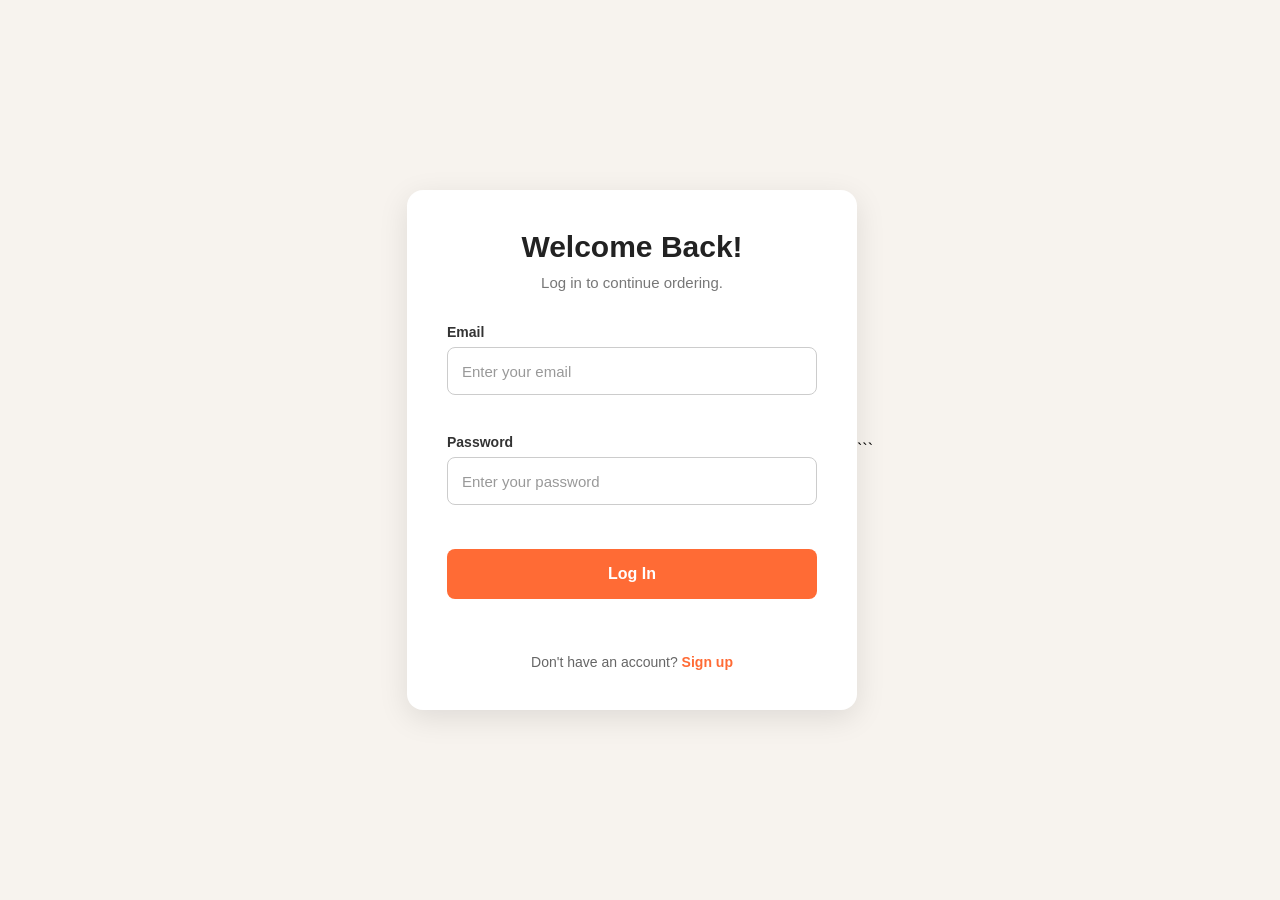
<file: checkout.html>
<!DOCTYPE html>
<html lang="en">

<head>
    <meta charset="UTF-8">
    <meta name="viewport" content="width=device-width, initial-scale=1.0">

    <title>Checkout | Update Specials</title>

    <link rel="stylesheet" href="checkout.css">
</head>

<body>

<header>

    <a href="index.html" class="logo">
        Update <span>Specials</span>
    </a>

    <button
        type="button"
        class="menu-toggle"
        id="menuToggle">
        ☰
    </button>

    <nav id="mainNav">

        <ul>

            <li>
                <a href="index.html">Home</a>
            </li>

            <li>
                <a href="menu.html">Menu</a>
            </li>

            <li>
                <a href="order.html">
                    Order
                    <span class="cart-badge" id="cartCount">0</span>
                </a>
            </li>

            <li>
                <a href="checkout.html">Checkout</a>
            </li>

            <li>
                <a href="contact.html">Contact</a>
            </li>

        </ul>

    </nav>

</header>


<main>

    <section class="checkout-header">

        <div class="section-tag">
            FINAL STEP
        </div>

        <h1>Checkout</h1>

        <p>
            Complete your details and send your order to us on WhatsApp.
        </p>

    </section>


    <section class="checkout-container">


        <!-- ==============================
             CHECKOUT FORM
        =============================== -->

        <div class="checkout-form">


            <!-- CUSTOMER INFORMATION -->

            <div class="form-section">

                <h2>👤 Customer Information</h2>

                <div class="form-row">


                    <div class="form-group">

                        <label for="fullName">
                            Full Name
                        </label>

                        <input
                            type="text"
                            id="fullName"
                            placeholder="Enter your full name"
                        >

                        <small
                            class="error"
                            id="nameError">
                        </small>

                    </div>


                    <div class="form-group">

                        <label for="email">
                            Email
                        </label>

                        <input
                            type="email"
                            id="email"
                            placeholder="Enter your email"
                        >

                        <small
                            class="error"
                            id="emailError">
                        </small>

                    </div>

                </div>

            </div>


            <!-- DELIVERY INFORMATION -->

            <div class="form-section">

                <h2>📍 Delivery Information</h2>


                <div class="form-group">

                    <label for="address">
                        Delivery Address
                    </label>

                    <input
                        type="text"
                        id="address"
                        placeholder="Enter your delivery address"
                    >

                    <small
                        class="error"
                        id="addressError">
                    </small>

                </div>


                <div class="form-row">


                    <div class="form-group">

                        <label for="city">
                            City
                        </label>

                        <input
                            type="text"
                            id="city"
                            placeholder="Enter your city"
                        >

                        <small
                            class="error"
                            id="cityError">
                        </small>

                    </div>


                    <div class="form-group">

                        <label for="phone">
                            Phone Number
                        </label>

                        <input
                            type="tel"
                            id="phone"
                            placeholder="Enter your phone number"
                        >

                        <small
                            class="error"
                            id="phoneError">
                        </small>

                    </div>

                </div>

            </div>


            <!-- ORDER METHOD -->

            <div class="form-section">

                <h2>💬 Order Method</h2>

                <div class="whatsapp-info">

                    <span class="whatsapp-icon">
                        💬
                    </span>

                    <div>

                        <strong>
                            Order through WhatsApp
                        </strong>

                        <p>
                            Your order details will be prepared
                            automatically and sent to the
                            restaurant's WhatsApp chat.
                        </p>

                    </div>

                </div>

            </div>


            <!-- WHATSAPP LINK -->

            <a
                href="#"
                class="place-order-btn"
                id="placeOrder">

                💬 Order via WhatsApp

            </a>


            <p
                class="checkout-message"
                id="checkoutMessage">
            </p>

        </div>


        <!-- ==============================
             ORDER SUMMARY
        =============================== -->

        <aside class="checkout-summary">

            <h2>
                Your Order 🛒
            </h2>


            <div
                id="checkoutItems"
                class="checkout-items">
            </div>


            <div class="summary-line">

                <span>
                    Subtotal
                </span>

                <span id="subtotal">
                    ₦0
                </span>

            </div>


            <div class="summary-line">

                <span>
                    Delivery
                </span>

                <span id="delivery">
                    ₦500
                </span>

            </div>


            <div class="summary-total">

                <span>
                    Total
                </span>

                <span id="total">
                    ₦500
                </span>

            </div>

        </aside>

    </section>

</main>


<script src="checkout.js"></script>

</body>
</html>
</file>
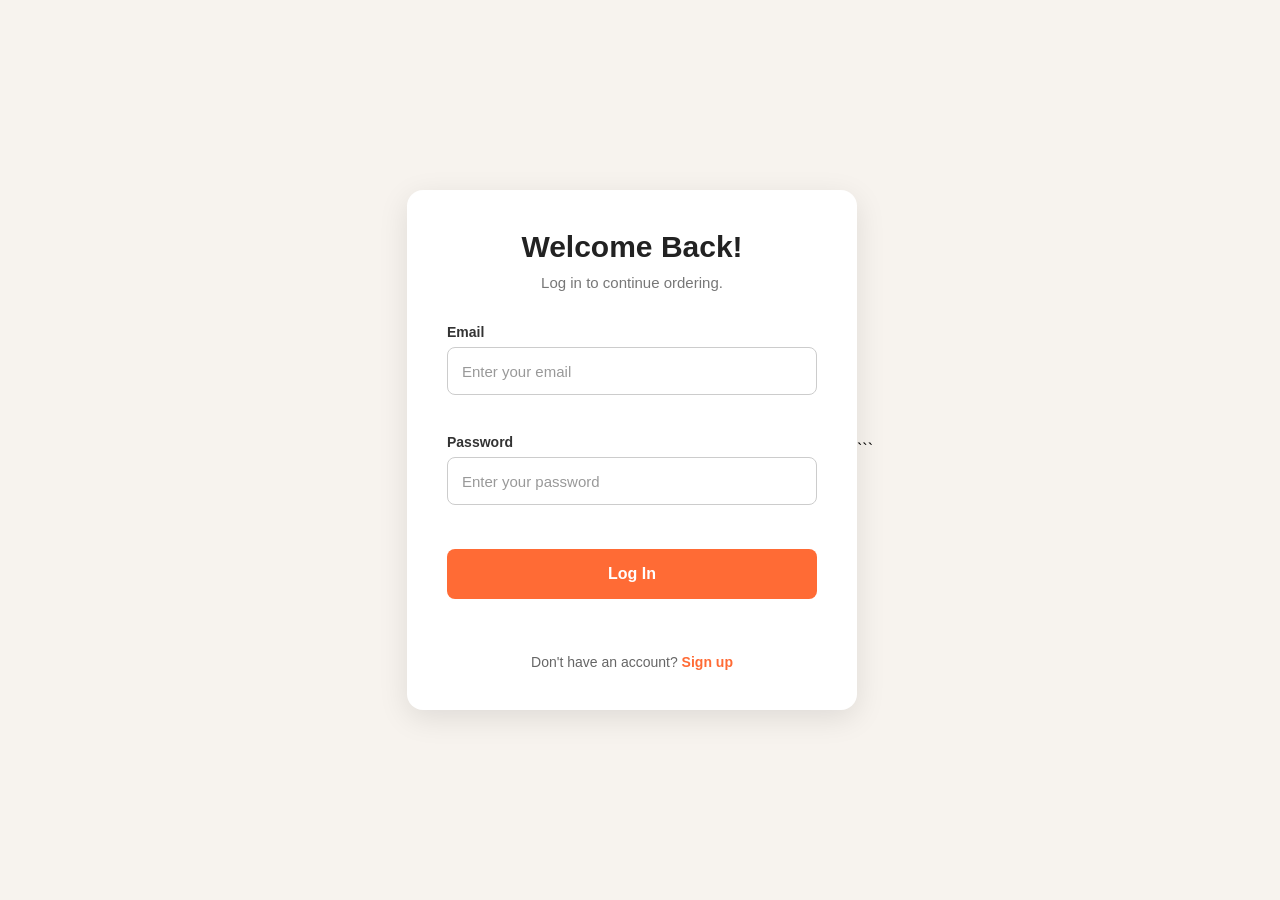
<file: login.html>
<!DOCTYPE html>
<html lang="en">
<head>
    <meta charset="UTF-8">
    <meta name="viewport" content="width=device-width, initial-scale=1.0">
    <title>Login - Food Ordering</title>
    <link rel="stylesheet" href="login.css">
</head>

<body>

    <div class="auth-container">
        <div class="auth-card">

            <h1>Welcome Back!</h1>
            <p class="subtitle">Log in to continue ordering.</p>

            <form id="loginForm">

                <div class="form-group">
                    <label for="email">Email</label>
                    <input
                        type="email"
                        id="email"
                        placeholder="Enter your email"
                    >
                    <p id="emailError" class="error"></p>
                </div>

                <div class="form-group">
                    <label for="password">Password</label>
                    <input
                        type="password"
                        id="password"
                        placeholder="Enter your password"
                    >
                    <p id="passwordError" class="error"></p>
                </div>

                <button type="submit">Log In</button>

                <p id="successMessage" class="success"></p>

            </form>

            <p class="switch-page">
                Don't have an account?
                <a href="signup.html">Sign up</a>
            </p>

        </div>
    </div>

    <script src="login.js"></script>
</body>
</html>
```
</file>
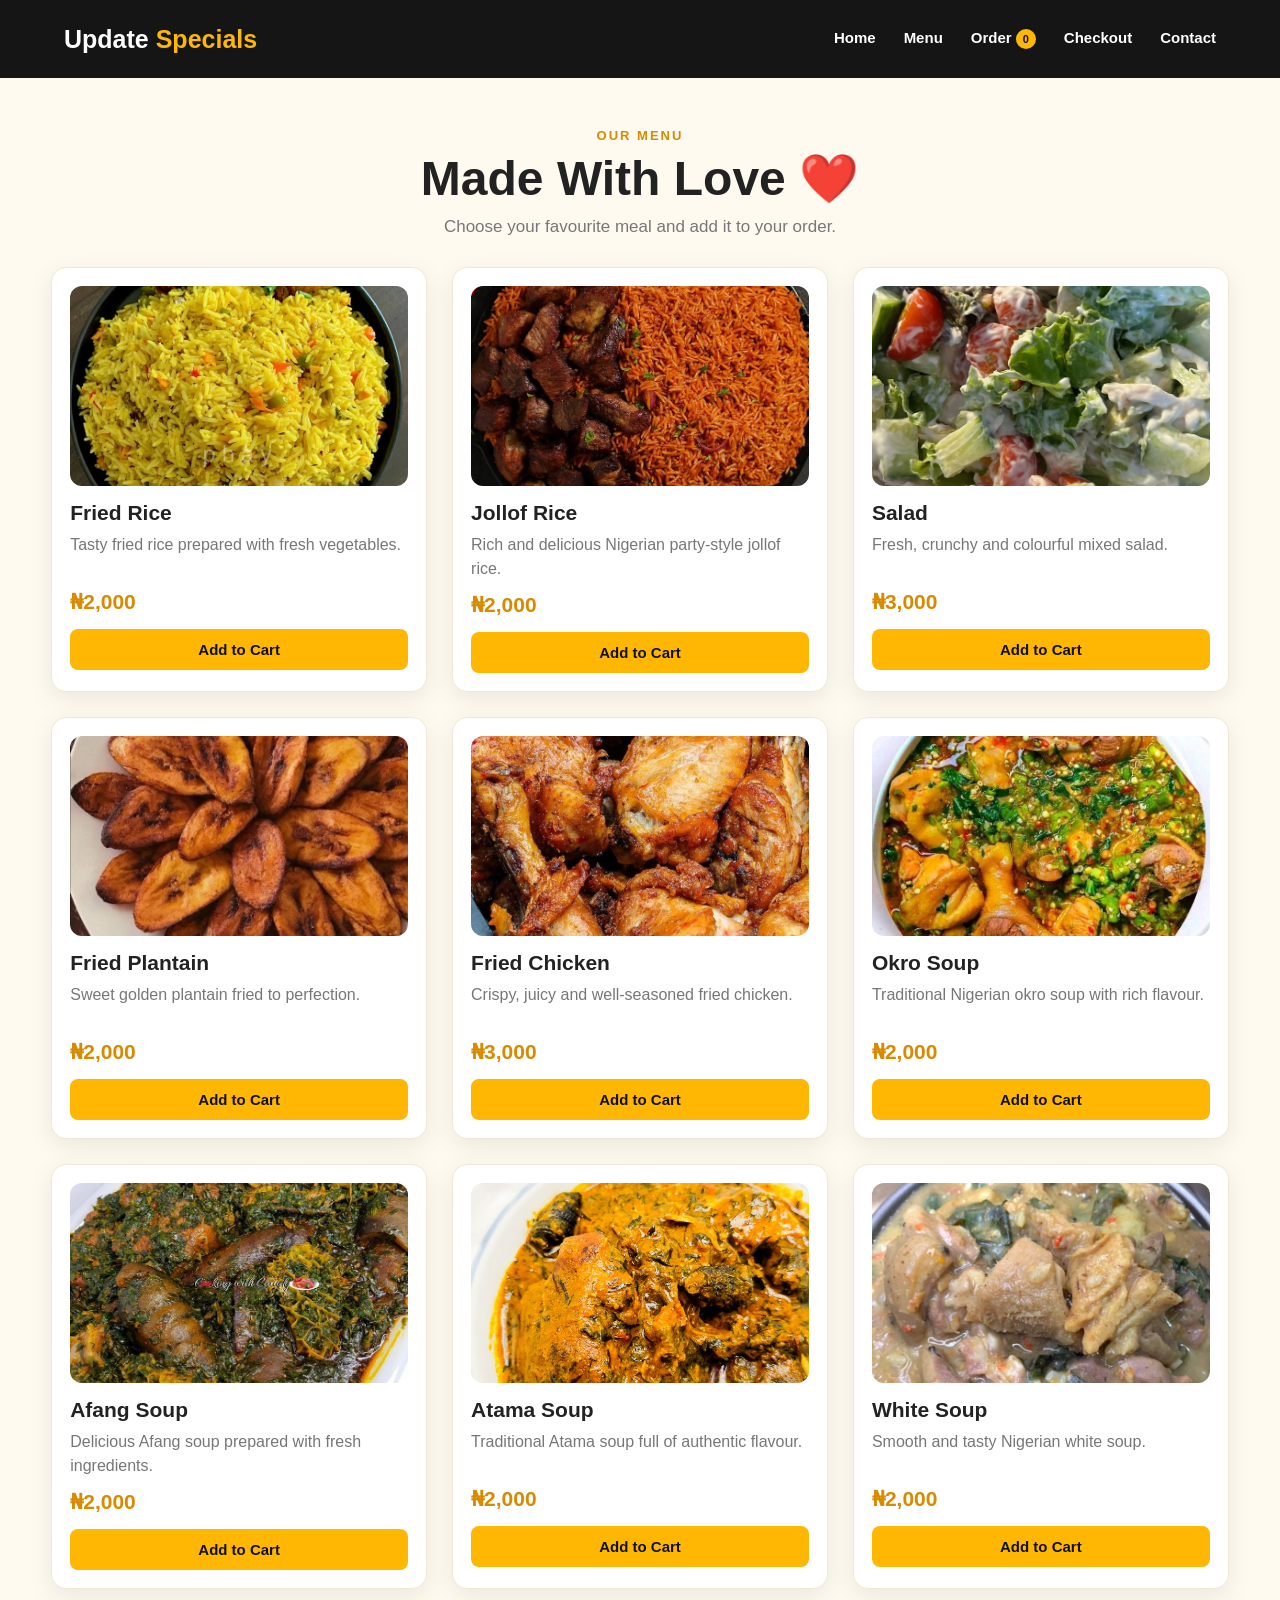
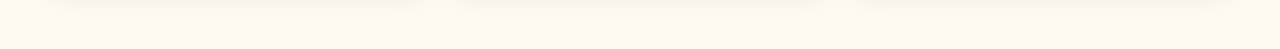
<file: menu.html>
<!DOCTYPE html>
<html lang="en">
<head>
    <meta charset="UTF-8">
    <meta name="viewport" content="width=device-width, initial-scale=1.0">

    <title>Menu | Update Specials</title>

    <link rel="stylesheet" href="menu.css">
</head>

<body>

<header>
    <a href="index.html" class="logo">Update <span>Specials</span></a>

    <button class="menu-toggle" id="menuToggle" aria-label="Open navigation">
        ☰
    </button>

    <nav id="mainNav">
        <ul>
            <li><a href="index.html">Home</a></li>
            <li><a href="menu.html">Menu</a></li>
            <li><a href="order.html">Order <span class="cart-badge" id="cartCount">0</span></a></li>
            <li><a href="checkout.html">Checkout</a></li>
            <li><a href="contact.html">Contact</a></li>
        </ul>
    </nav>
</header>

<main>

    <section class="menu-header">
        <div class="section-tag">OUR MENU</div>

        <h1>Made With Love ❤️</h1>

        <p>
            Choose your favourite meal and add it to your order.
        </p>
    </section>

    <section class="menu" id="foodMenu"></section>

</main>

<script src="menu.js"></script>

</body>
</html>
</file>
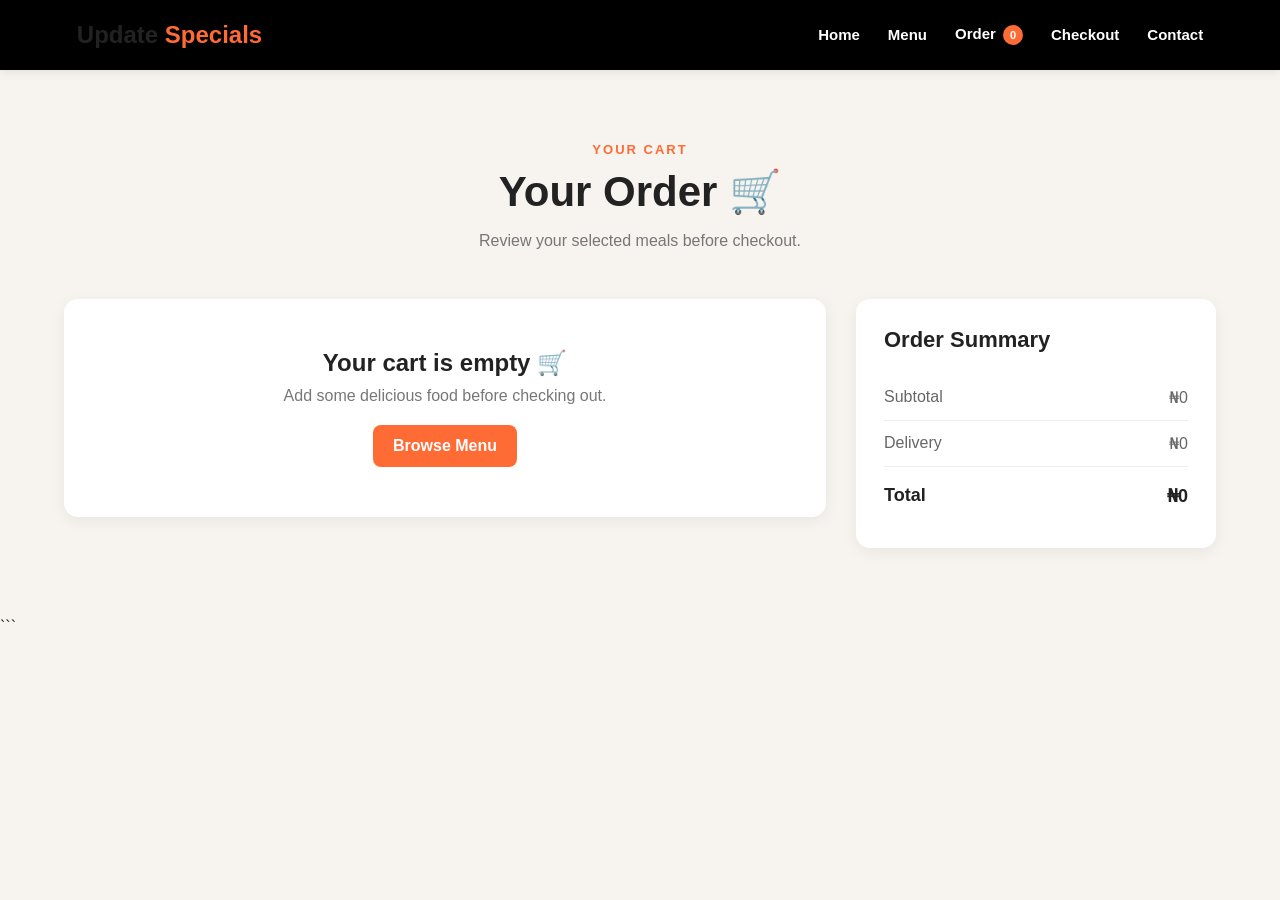
<file: order.html>
<!DOCTYPE html>
<html lang="en">
<head>
    <meta charset="UTF-8">
    <meta name="viewport" content="width=device-width, initial-scale=1.0">

    <title>Your Order | Update Specials</title>

    <link rel="stylesheet" href="order.css">
</head>

<body>

<header>

    <a href="index.html" class="logo">
        Update <span>Specials</span>
    </a>

    <button
        type="button"
        class="menu-toggle"
        id="menuToggle">
        ☰
    </button>

    <nav id="mainNav">

        <ul>

            <li>
                <a href="index.html">Home</a>
            </li>

            <li>
                <a href="menu.html">Menu</a>
            </li>

            <li>
                <a href="order.html">
                    Order
                    <span class="cart-badge" id="cartCount">0</span>
                </a>
            </li>

            <li>
                <a href="checkout.html">Checkout</a>
            </li>

            <li>
                <a href="contact.html">Contact</a>
            </li>

        </ul>

    </nav>

</header>


<main>

    <!-- PAGE HEADER -->

    <section class="order-header">

        <div class="section-tag">
            YOUR CART
        </div>

        <h1>
            Your Order 🛒
        </h1>

        <p>
            Review your selected meals before checkout.
        </p>

    </section>


    <!-- ORDER CONTENT -->

    <section class="order-container">

        <!-- ORDER ITEMS -->

        <div
            class="order-items"
            id="orderItems">
        </div>


        <!-- ORDER SUMMARY -->

        <aside class="order-summary">

            <h2>
                Order Summary
            </h2>


            <div class="summary-line">

                <span>
                    Subtotal
                </span>

                <span id="subtotal">
                    ₦0
                </span>

            </div>


            <div class="summary-line">

                <span>
                    Delivery
                </span>

                <span id="delivery">
                    ₦500
                </span>

            </div>


            <div class="summary-line total">

                <span>
                    Total
                </span>

                <span id="total">
                    ₦500
                </span>

            </div>


            <!-- CHECKOUT -->

            <a
                href="checkout.html"
                class="checkout-btn"
                id="checkoutBtn">

                Proceed to Checkout

            </a>


            <!-- WHATSAPP -->

            <button
                type="button"
                class="place-order-btn"
                id="placeOrder">

                💬 Order via WhatsApp

            </button>

        </aside>

    </section>

</main>


<script src="order.js"></script>

</body>
</html>
```
</file>
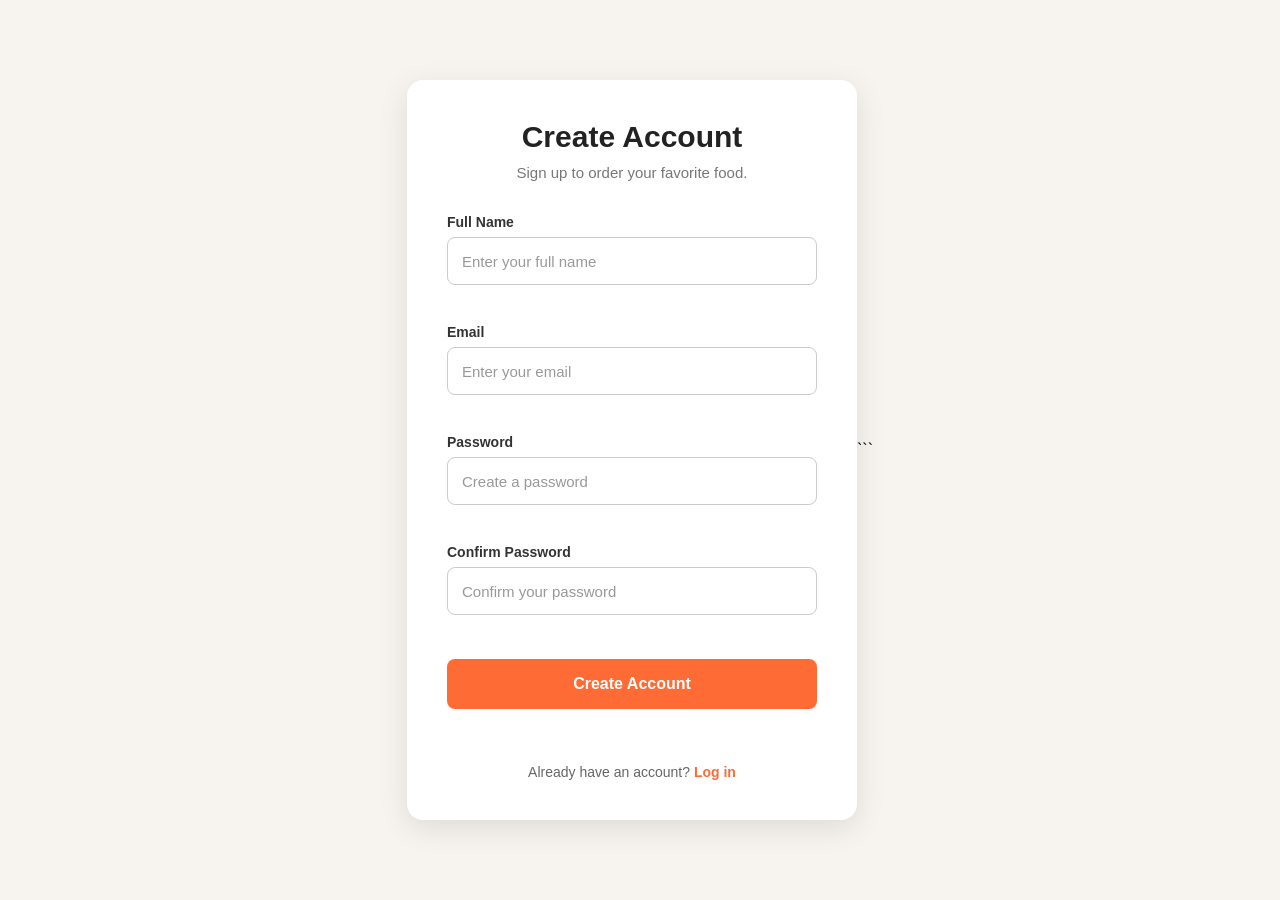
<file: signup.html>
<!DOCTYPE html>
<html lang="en">
<head>
    <meta charset="UTF-8">
    <meta name="viewport" content="width=device-width, initial-scale=1.0">
    <title>Sign Up - Food Ordering</title>
    <link rel="stylesheet" href="signup.css">
</head>

<body>

    <div class="auth-container">
        <div class="auth-card">

            <h1>Create Account</h1>
            <p class="subtitle">Sign up to order your favorite food.</p>

            <form id="signupForm">

                <div class="form-group">
                    <label for="name">Full Name</label>
                    <input
                        type="text"
                        id="name"
                        placeholder="Enter your full name"
                    >
                    <p id="nameError" class="error"></p>
                </div>

                <div class="form-group">
                    <label for="email">Email</label>
                    <input
                        type="email"
                        id="email"
                        placeholder="Enter your email"
                    >
                    <p id="emailError" class="error"></p>
                </div>

                <div class="form-group">
                    <label for="password">Password</label>
                    <input
                        type="password"
                        id="password"
                        placeholder="Create a password"
                    >
                    <p id="passwordError" class="error"></p>
                </div>

                <div class="form-group">
                    <label for="confirmPassword">Confirm Password</label>
                    <input
                        type="password"
                        id="confirmPassword"
                        placeholder="Confirm your password"
                    >
                    <p id="confirmPasswordError" class="error"></p>
                </div>

                <button type="submit">Create Account</button>

                <p id="successMessage" class="success"></p>

            </form>

            <p class="switch-page">
                Already have an account?
                <a href="login.html">Log in</a>
            </p>

        </div>
    </div>

    <script src="signup.js"></script>
</body>
</html>
```
</file>
<file: checkout.css>
* {
    margin: 0;
    padding: 0;
    box-sizing: border-box;
}

html,
body {
    width: 100%;
    min-height: 100%;
    overflow-x: hidden;
}

body {
    font-family: Arial, sans-serif;
    background: #fffaf0;
    color: #222;
}


/* =========================
   HEADER
========================= */

header {
    width: 100%;
    height: 78px;

    background: #151515;

    display: flex;
    align-items: center;
    justify-content: space-between;

    padding: 0 5%;

    position: relative;
    z-index: 100;
}


.logo {
    color: #fff;
    text-decoration: none;

    font-size: 25px;
    font-weight: 800;
}

.logo span {
    color: #ffb703;
}


nav ul {
    display: flex;

    gap: 28px;

    list-style: none;
}


nav a {
    color: #fff;
    text-decoration: none;

    font-size: 15px;
    font-weight: 600;
}


nav a:hover {
    color: #ffb703;
}


.cart-badge {
    display: inline-flex;

    justify-content: center;
    align-items: center;

    min-width: 20px;
    height: 20px;

    padding: 0 5px;

    background: #ffb703;
    color: #111;

    border-radius: 50px;

    font-size: 11px;
}


.menu-toggle {
    display: none;

    border: none;

    background: #ffb703;
    color: #111;

    width: 43px;
    height: 40px;

    border-radius: 8px;

    font-size: 23px;

    cursor: pointer;
}


/* =========================
   CHECKOUT HEADER
========================= */

.checkout-header {
    text-align: center;

    padding: 48px 20px 30px;
}


.section-tag {
    color: #d88a00;

    font-size: 13px;
    font-weight: bold;

    letter-spacing: 2px;
}


.checkout-header h1 {
    font-size: clamp(34px, 5vw, 48px);

    margin: 8px 0;
}


.checkout-header p {
    color: #777;

    line-height: 1.5;
}


/* =========================
   CONTAINER
========================= */

.checkout-container {
    width: 92%;
    max-width: 1200px;

    margin: 0 auto 60px;

    display: grid;

    grid-template-columns: 2fr 1fr;

    gap: 25px;

    align-items: start;
}


/* =========================
   FORM
========================= */

.checkout-form,
.checkout-summary {
    background: #fff;

    border-radius: 14px;

    box-shadow: 0 7px 25px rgba(0, 0, 0, 0.07);
}


.checkout-form {
    padding: 30px;
}


.form-section {
    margin-bottom: 28px;

    padding-bottom: 25px;

    border-bottom: 1px solid #eee;
}


.form-section h2 {
    font-size: 20px;

    margin-bottom: 20px;
}


.form-row {
    display: grid;

    grid-template-columns: 1fr 1fr;

    gap: 15px;
}


.form-group {
    margin-bottom: 15px;
}


.form-group label {
    display: block;

    font-weight: bold;

    font-size: 14px;

    margin-bottom: 8px;
}


.form-group input {
    width: 100%;

    padding: 13px;

    border: 1px solid #ccc;

    border-radius: 8px;

    outline: none;

    font-size: 15px;
}


.form-group input:focus {
    border-color: #ffb703;
}


.error {
    display: block;

    color: #d62828;

    font-size: 12px;

    margin-top: 5px;

    min-height: 15px;
}


/* =========================
   WHATSAPP INFO
========================= */

.whatsapp-info {
    display: flex;

    align-items: center;

    gap: 15px;

    padding: 17px;

    background: #f2fff5;

    border: 1px solid #cdebd5;

    border-radius: 10px;
}


.whatsapp-icon {
    font-size: 32px;
}


.whatsapp-info strong {
    display: block;

    margin-bottom: 5px;
}


.whatsapp-info p {
    color: #666;

    font-size: 13px;

    line-height: 1.5;
}


/* =========================
   WHATSAPP BUTTON
========================= */

.place-order-btn {
    display: block;

    width: 100%;

    padding: 15px;

    margin-top: 10px;

    border-radius: 9px;

    background: #20b957;

    color: #fff;

    text-align: center;

    text-decoration: none;

    font-size: 16px;

    font-weight: bold;

    transition: background 0.2s ease;
}


.place-order-btn:hover {
    background: #168d42;
}


/* =========================
   MESSAGE
========================= */

.checkout-message {
    text-align: center;

    margin-top: 14px;

    font-size: 14px;

    line-height: 1.5;
}


/* =========================
   SUMMARY
========================= */

.checkout-summary {
    padding: 25px;

    height: fit-content;

    position: sticky;

    top: 20px;
}


.checkout-summary h2 {
    margin-bottom: 18px;
}


.checkout-items {
    width: 100%;
}


.checkout-item {
    display: flex;

    justify-content: space-between;

    gap: 10px;

    padding: 12px 0;

    border-bottom: 1px solid #eee;
}


.checkout-item-name {
    font-weight: bold;
}


.checkout-item-quantity {
    color: #777;

    font-size: 13px;

    margin-top: 4px;
}


.checkout-item-price {
    font-weight: bold;

    white-space: nowrap;
}


.summary-line {
    display: flex;

    justify-content: space-between;

    gap: 15px;

    padding: 13px 0;

    border-bottom: 1px solid #eee;
}


.summary-total {
    display: flex;

    justify-content: space-between;

    gap: 15px;

    padding-top: 20px;

    font-size: 21px;

    font-weight: bold;
}


.empty-checkout {
    text-align: center;

    padding: 30px 10px;

    color: #777;
}


/* =========================
   TABLET — 768px
========================= */

@media (max-width: 768px) {

    header {
        height: 70px;

        padding: 0 25px;
    }


    .menu-toggle {
        display: block;
    }


    nav {
        display: none;

        position: absolute;

        top: 70px;

        right: 20px;

        width: 220px;

        padding: 12px;

        background: #151515;

        border-radius: 0 0 12px 12px;

        z-index: 100;
    }


    nav.show {
        display: block;
    }


    nav ul {
        flex-direction: column;

        gap: 0;
    }


    nav li {
        border-bottom: 1px solid #333;
    }


    nav a {
        display: block;

        padding: 13px 8px;
    }


    .checkout-container {
        grid-template-columns: 1fr;
    }


    .checkout-summary {
        position: static;
    }

}


/* =========================
   MOBILE — 375px
========================= */

@media (max-width: 375px) {

    header {
        height: 64px;

        padding: 0 15px;
    }


    .logo {
        font-size: 20px;
    }


    .menu-toggle {
        width: 40px;
        height: 38px;

        font-size: 21px;
    }


    nav {
        top: 64px;

        right: 15px;

        width: calc(100% - 30px);
    }


    .checkout-header {
        padding: 35px 16px 25px;
    }


    .checkout-header h1 {
        font-size: 32px;
    }


    .checkout-header p {
        font-size: 14px;
    }


    .checkout-container {
        width: 94%;

        grid-template-columns: 1fr;

        gap: 20px;
    }


    .checkout-form {
        padding: 18px;
    }


    .form-row {
        grid-template-columns: 1fr;

        gap: 0;
    }


    .form-section h2 {
        font-size: 18px;
    }


    .whatsapp-info {
        align-items: flex-start;

        gap: 10px;

        padding: 14px;
    }


    .whatsapp-icon {
        font-size: 27px;
    }


    .whatsapp-info p {
        font-size: 12px;
    }


    .place-order-btn {
        padding: 14px;

        font-size: 14px;
    }


    .checkout-summary {
        padding: 20px;
    }


    .summary-total {
        font-size: 18px;
    }

}
```
</file>
<file: login.css>
* {
    box-sizing: border-box;
    margin: 0;
    padding: 0;
}

body {
    font-family: Arial, sans-serif;
    min-height: 100vh;
    background: #f7f3ee;
    display: flex;
    justify-content: center;
    align-items: center;
    padding: 24px;
}

.auth-container {
    width: 100%;
    max-width: 450px;
}

.auth-card {
    background: #ffffff;
    width: 100%;
    padding: 40px;
    border-radius: 16px;
    box-shadow: 0 8px 30px rgba(0, 0, 0, 0.10);
}

h1 {
    text-align: center;
    color: #222;
    font-size: 30px;
    margin-bottom: 8px;
}

.subtitle {
    text-align: center;
    color: #777;
    font-size: 15px;
    margin-bottom: 30px;
    line-height: 1.5;
}

.form-group {
    margin-bottom: 18px;
}

label {
    display: block;
    color: #333;
    font-size: 14px;
    font-weight: bold;
    margin-bottom: 7px;
}

input {
    width: 100%;
    height: 48px;
    padding: 0 14px;
    border: 1px solid #ccc;
    border-radius: 8px;
    background: #fff;
    color: #222;
    font-size: 15px;
    outline: none;
    transition: border-color 0.2s ease;
}

input:focus {
    border-color: #ff6b35;
}

input::placeholder {
    color: #999;
}

button {
    width: 100%;
    height: 50px;
    border: none;
    border-radius: 8px;
    background: #ff6b35;
    color: #fff;
    font-size: 16px;
    font-weight: bold;
    cursor: pointer;
    margin-top: 5px;
    transition: background 0.2s ease;
}

button:hover {
    background: #e85a2a;
}

.error {
    color: #d93025;
    font-size: 13px;
    margin-top: 5px;
    min-height: 16px;
}

.success {
    color: #188038;
    text-align: center;
    font-size: 14px;
    font-weight: bold;
    margin-top: 15px;
    min-height: 18px;
}

.switch-page {
    text-align: center;
    color: #666;
    font-size: 14px;
    margin-top: 22px;
}

.switch-page a {
    color: #ff6b35;
    font-weight: bold;
    text-decoration: none;
}

.switch-page a:hover {
    text-decoration: underline;
}


/* =========================
   TABLET — 768px
   ========================= */

@media (max-width: 768px) {
    body {
        padding: 30px;
    }

    .auth-container {
        max-width: 460px;
    }

    .auth-card {
        padding: 36px;
    }

    h1 {
        font-size: 28px;
    }
}


/* =========================
   MOBILE — 375px
   ========================= */

@media (max-width: 375px) {
    body {
        padding: 16px;
        align-items: center;
    }

    .auth-container {
        max-width: 100%;
    }

    .auth-card {
        padding: 26px 20px;
        border-radius: 12px;
    }

    h1 {
        font-size: 24px;
    }

    .subtitle {
        font-size: 14px;
        margin-bottom: 24px;
    }

    .form-group {
        margin-bottom: 15px;
    }

    label {
        font-size: 13px;
    }

    input {
        height: 46px;
        font-size: 14px;
    }

    button {
        height: 48px;
        font-size: 15px;
    }

    .switch-page {
        font-size: 13px;
        margin-top: 20px;
    }
}
</file>
<file: menu.css>
* {
    margin: 0;
    padding: 0;
    box-sizing: border-box;
}

html,
body {
    width: 100%;
    min-height: 100%;
}

body {
    font-family: Arial, sans-serif;
    background: #fffaf0;
    color: #222;
}

/* HEADER */

header {
    width: 100%;
    height: 78px;
    background: #151515;

    display: flex;
    align-items: center;
    justify-content: space-between;

    padding: 0 5%;
}

.logo {
    color: #fff;
    text-decoration: none;
    font-size: 25px;
    font-weight: 800;
}

.logo span {
    color: #ffb703;
}

nav ul {
    display: flex;
    gap: 28px;
    list-style: none;
}

nav a {
    color: white;
    text-decoration: none;
    font-size: 15px;
    font-weight: 600;
}

nav a:hover {
    color: #ffb703;
}

.cart-badge {
    display: inline-flex;
    align-items: center;
    justify-content: center;

    min-width: 20px;
    height: 20px;
    padding: 0 5px;

    background: #ffb703;
    color: #111;
    border-radius: 50px;

    font-size: 11px;
}

.menu-toggle {
    display: none;
    border: none;
    background: #ffb703;
    color: #111;

    width: 43px;
    height: 40px;

    border-radius: 8px;
    font-size: 23px;
    cursor: pointer;
}

/* TITLE */

.menu-header {
    text-align: center;
    padding: 48px 20px 30px;
}

.section-tag {
    display: inline-block;
    color: #d88a00;
    font-size: 13px;
    font-weight: bold;
    letter-spacing: 2px;
    margin-bottom: 8px;
}

.menu-header h1 {
    font-size: clamp(34px, 5vw, 48px);
    margin-bottom: 10px;
}

.menu-header p {
    color: #777;
    font-size: 17px;
}

/* MENU */

.menu {
    width: 92%;
    max-width: 1200px;
    margin: 0 auto 60px;

    display: grid;
    grid-template-columns: repeat(3, 1fr);
    gap: 25px;
}

/* CARD */

.food-card {
    background: #fff;
    padding: 18px;

    border-radius: 15px;

    box-shadow: 0 7px 25px rgba(0,0,0,0.08);

    border: 1px solid #f0e8d7;

    transition: 0.25s;
}

.food-card:hover {
    transform: translateY(-5px);
}
.food-image {
    width: 100%;
    height: 200px;
    overflow: hidden;
    border-radius: 12px;
    margin-bottom: 15px;
}

.food-image img {
    width: 100%;
    height: 100%;
    object-fit: cover;
    display: block;
}

.food-card h2 {
    font-size: 21px;
    margin-bottom: 8px;
}

.food-card p {
    color: #777;
    line-height: 1.5;
    min-height: 45px;
    margin-bottom: 12px;
}

.food-card h3 {
    color: #d88a00;
    font-size: 21px;
    margin-bottom: 15px;
}

.order-btn {
    width: 100%;
    border: none;

    padding: 12px;

    background: #ffb703;
    color: #111;

    font-weight: bold;
    font-size: 15px;

    border-radius: 8px;
    cursor: pointer;
}

.order-btn:hover {
    background: #ffd166;
}

/* QUANTITY */

.quantity {
    display: none;

    justify-content: center;
    align-items: center;

    gap: 18px;
    margin-top: 10px;
}

.quantity button {
    width: 38px;
    height: 38px;

    border: none;
    border-radius: 8px;

    background: #ffb703;
    color: #111;

    font-size: 21px;
    font-weight: bold;

    cursor: pointer;
}

.count {
    min-width: 25px;
    text-align: center;
    font-size: 19px;
    font-weight: bold;
}

/* EMPTY */

.empty-menu {
    grid-column: 1 / -1;
    text-align: center;
    padding: 40px;
}

/* 768 */

@media (max-width: 768px) {

    header {
        height: 70px;
        padding: 0 25px;
    }

    .menu-toggle {
        display: block;
    }

    nav {
        display: none;

        position: absolute;
        top: 70px;
        right: 20px;

        width: 220px;

        background: #151515;
        border-radius: 0 0 12px 12px;

        padding: 12px;
        z-index: 100;
    }

    nav.show {
        display: block;
    }

    nav ul {
        flex-direction: column;
        gap: 0;
    }

    nav li {
        border-bottom: 1px solid #333;
    }

    nav li:last-child {
        border: none;
    }

    nav a {
        display: block;
        padding: 13px 8px;
    }

    .menu {
        grid-template-columns: repeat(2, 1fr);
    }
}

/* 425 */

@media (max-width: 425px) {

    header {
        padding: 0 15px;
    }

    nav {
        right: 15px;
        width: calc(100% - 30px);
    }

    .menu-header {
        padding: 35px 15px 25px;
    }

    .menu-header h1 {
        font-size: 32px;
    }

    .menu-header p {
        font-size: 15px;
    }

    .menu {
        width: 92%;
        grid-template-columns: 1fr;
        gap: 18px;
    }

    .food-image {
        height: 155px;
        font-size: 70px;
    }
}

/* 375 */

@media (max-width: 375px) {

    .menu {
        width: 94%;
    }

    .food-card {
        padding: 15px;
    }

    .food-image {
        height: 140px;
        font-size: 62px;
    }
}
```
</file>
<file: order.css>
* {
    box-sizing: border-box;
    margin: 0;
    padding: 0;
}

html,
body {
    width: 100%;
    max-width: 100%;
    overflow-x: hidden;
}

body {
    font-family: Arial, sans-serif;
    background: #f7f3ee;
    color: #222;
    min-height: 100vh;
}



header {
    width: 100%;
    min-height: 70px;
    background: black;

    display: flex;
    align-items: center;
    justify-content: space-between;

    padding: 0 6%;

    box-shadow: 0 2px 10px rgba(0, 0, 0, 0.08);

    position: relative;
    z-index: 100;
}


/* LOGO */

.logo {
    color: #222;
    text-decoration: none;
    font-size: 24px;
    font-weight: bold;
    white-space: nowrap;
}

.logo span {
    color: #ff6b35;
}


/* NAVIGATION */

nav ul {
    list-style: none;

    display: flex;
    align-items: center;

    gap: 28px;
}

nav a {
    color: white;
    text-decoration: none;
    font-size: 15px;
    font-weight: 600;

    transition: color 0.2s ease;
}

nav a:hover {
    color: #ff6b35;
}


/* CART BADGE */

.cart-badge {
    display: inline-flex;

    align-items: center;
    justify-content: center;

    min-width: 20px;
    height: 20px;

    padding: 0 5px;

    margin-left: 3px;

    background: #ff6b35;
    color: #ffffff;

    border-radius: 50%;

    font-size: 11px;
    font-weight: bold;
}


/* MENU BUTTON */

.menu-toggle {
    display: none;

    border: none;
    background: transparent;

    font-size: 28px;

    cursor: pointer;

    color: #222;
}


/* =========================================
   MAIN
   ========================================= */

main {
    width: 100%;
    max-width: 1200px;

    margin: 0 auto;

    padding: 70px 24px;
}


/* =========================================
   ORDER HEADER
   ========================================= */

.order-header {
    text-align: center;

    margin-bottom: 45px;
}

.section-tag {
    display: inline-block;

    color: #ff6b35;

    font-size: 13px;
    font-weight: bold;

    letter-spacing: 2px;

    margin-bottom: 10px;
}

.order-header h1 {
    font-size: 42px;
    margin-bottom: 12px;
}

.order-header p {
    color: #777;
    font-size: 16px;
    line-height: 1.6;
}


/* =========================================
   ORDER CONTAINER
   ========================================= */

.order-container {
    width: 100%;

    display: grid;

    grid-template-columns: minmax(0, 1fr) 360px;

    gap: 30px;

    align-items: start;
}


/* =========================================
   ORDER ITEMS
   ========================================= */

.order-items {
    width: 100%;
    min-width: 0;

    display: flex;
    flex-direction: column;

    gap: 15px;
}


/* =========================================
   ORDER ITEM
   ========================================= */

.order-item {
    width: 100%;
    min-width: 0;

    background: #ffffff;

    border-radius: 12px;

    padding: 18px;

    display: grid;

    grid-template-columns: 70px minmax(0, 1fr) auto auto auto;

    align-items: center;

    gap: 15px;

    box-shadow: 0 4px 15px rgba(0, 0, 0, 0.06);
}


/* FOOD IMAGE */

.item-image {
    width: 70px;
    height: 70px;

    background: #fff1eb;

    border-radius: 10px;

    display: flex;
    align-items: center;
    justify-content: center;

    font-size: 35px;
}


/* FOOD INFO */

.item-info {
    min-width: 0;
}

.item-info h2 {
    font-size: 18px;

    margin-bottom: 5px;

    white-space: nowrap;
    overflow: hidden;
    text-overflow: ellipsis;
}

.item-info p {
    color: #777;
    font-size: 14px;
}


/* =========================================
   QUANTITY
   ========================================= */

.quantity {
    display: flex;

    align-items: center;

    gap: 10px;
}

.quantity button {
    width: 32px;
    height: 32px;

    border: none;

    border-radius: 6px;

    background: #f1f1f1;

    font-size: 18px;

    cursor: pointer;
}

.quantity button:hover {
    background: #ff6b35;
    color: #ffffff;
}

.quantity .count {
    min-width: 20px;

    text-align: center;

    font-weight: bold;
}


/* =========================================
   ITEM PRICE
   ========================================= */

.item-price {
    min-width: 90px;

    text-align: right;

    font-size: 16px;

    font-weight: bold;
}


/* =========================================
   REMOVE
   ========================================= */

.remove {
    border: none;

    background: transparent;

    color: #d93025;

    font-size: 13px;

    font-weight: bold;

    cursor: pointer;
}

.remove:hover {
    text-decoration: underline;
}


/* =========================================
   EMPTY CART
   ========================================= */

.empty-cart {
    width: 100%;

    background: #ffffff;

    padding: 50px 25px;

    border-radius: 14px;

    text-align: center;

    box-shadow: 0 4px 15px rgba(0, 0, 0, 0.06);
}

.empty-cart h2 {
    margin-bottom: 10px;
}

.empty-cart p {
    color: #777;
    margin-bottom: 20px;
}

.back-menu {
    display: inline-block;

    padding: 12px 20px;

    border-radius: 8px;

    background: #ff6b35;

    color: #ffffff;

    text-decoration: none;

    font-weight: bold;
}


/* =========================================
   ORDER SUMMARY
   ========================================= */

.order-summary {
    width: 100%;

    background: #ffffff;

    padding: 28px;

    border-radius: 14px;

    box-shadow: 0 4px 15px rgba(0, 0, 0, 0.06);

    position: sticky;
    top: 20px;
}

.order-summary h2 {
    font-size: 22px;

    margin-bottom: 22px;
}


/* SUMMARY LINE */

.summary-line {
    display: flex;

    justify-content: space-between;

    gap: 15px;

    padding: 13px 0;

    color: #666;

    border-bottom: 1px solid #eeeeee;
}


/* TOTAL */

.summary-line.total {
    color: #222;

    font-size: 18px;

    font-weight: bold;

    border-bottom: none;

    padding-top: 18px;
}


/* =========================================
   CHECKOUT BUTTON
   ========================================= */

.checkout-btn {
    display: block;

    width: 100%;

    padding: 14px;

    margin-top: 15px;

    background: #ff6b35;

    color: #ffffff;

    text-align: center;

    text-decoration: none;

    border-radius: 8px;

    font-size: 15px;

    font-weight: bold;

    transition: background 0.2s ease;
}

.checkout-btn:hover {
    background: #e85a2a;
}


/* =========================================
   WHATSAPP BUTTON
   ========================================= */

.place-order-btn {
    width: 100%;

    padding: 14px;

    margin-top: 12px;

    border: none;

    border-radius: 8px;

    background: #25d366;

    color: #ffffff;

    font-size: 15px;

    font-weight: bold;

    cursor: pointer;

    transition: background 0.2s ease;
}

.place-order-btn:hover {
    background: #1ebe5d;
}


/* =========================================
   TABLET — 768px
   ========================================= */

@media (max-width: 768px) {

    header {
        padding: 0 30px;
    }

    .menu-toggle {
        display: block;
    }

    nav {
        display: none;

        position: absolute;

        top: 70px;
        left: 0;

        width: 100%;

        background: #ffffff;

        box-shadow: 0 5px 10px rgba(0, 0, 0, 0.08);
    }

    nav.show {
        display: block;
    }

    nav ul {
        flex-direction: column;

        align-items: stretch;

        gap: 0;
    }

    nav li {
        width: 100%;

        border-bottom: 1px solid #eeeeee;
    }

    nav a {
        display: block;

        padding: 15px 30px;
    }


    main {
        padding: 55px 25px;
    }

    .order-header h1 {
        font-size: 36px;
    }

    .order-container {
        grid-template-columns: 1fr;
    }

    .order-summary {
        position: static;
    }

    .order-item {
        grid-template-columns:
            65px
            minmax(0, 1fr)
            auto;
    }

    .quantity {
        grid-column: 2;
    }

    .item-price {
        grid-column: 3;
        grid-row: 1;
    }

    .remove {
        grid-column: 3;
        grid-row: 2;
    }
}


/* =========================================
   MOBILE — 375px
   ========================================= */

@media (max-width: 375px) {

    header {
        min-height: 64px;

        padding: 0 16px;
    }

    .logo {
        font-size: 20px;
    }

    .menu-toggle {
        font-size: 25px;
    }

    nav {
        top: 64px;
    }

    nav a {
        padding: 14px 18px;
    }


    main {
        padding: 40px 16px;
    }


    .order-header {
        margin-bottom: 30px;
    }

    .section-tag {
        font-size: 11px;
        letter-spacing: 1.5px;
    }

    .order-header h1 {
        font-size: 28px;
    }

    .order-header p {
        font-size: 14px;
    }


    .order-container {
        gap: 20px;
    }


    .order-item {
        padding: 14px;

        grid-template-columns:
            55px
            minmax(0, 1fr);

        gap: 10px;
    }


    .item-image {
        width: 55px;
        height: 55px;

        font-size: 27px;
    }


    .item-info h2 {
        font-size: 16px;
    }

    .item-info p {
        font-size: 12px;
    }


    .quantity {
        grid-column: 1 / -1;

        justify-content: flex-start;
    }


    .item-price {
        grid-column: 2;
        grid-row: 1;

        min-width: 0;

        text-align: right;

        font-size: 14px;
    }


    .remove {
        grid-column: 1 / -1;

        justify-self: start;

        margin-top: 2px;
    }


    .order-summary {
        padding: 20px;
    }

    .order-summary h2 {
        font-size: 19px;
    }


    .summary-line {
        font-size: 14px;
    }

    .summary-line.total {
        font-size: 17px;
    }


    .checkout-btn,
    .place-order-btn {
        padding: 13px;

        font-size: 14px;
    }
}
</file>
<file: signup.css>
* {
    box-sizing: border-box;
    margin: 0;
    padding: 0;
}

body {
    font-family: Arial, sans-serif;
    min-height: 100vh;
    background: #f7f3ee;
    display: flex;
    justify-content: center;
    align-items: center;
    padding: 24px;
}

.auth-container {
    width: 100%;
    max-width: 450px;
}

.auth-card {
    background: #ffffff;
    width: 100%;
    padding: 40px;
    border-radius: 16px;
    box-shadow: 0 8px 30px rgba(0, 0, 0, 0.10);
}

h1 {
    text-align: center;
    color: #222;
    font-size: 30px;
    margin-bottom: 8px;
}

.subtitle {
    text-align: center;
    color: #777;
    font-size: 15px;
    margin-bottom: 30px;
    line-height: 1.5;
}

.form-group {
    margin-bottom: 18px;
}

label {
    display: block;
    color: #333;
    font-size: 14px;
    font-weight: bold;
    margin-bottom: 7px;
}

input {
    width: 100%;
    height: 48px;
    padding: 0 14px;
    border: 1px solid #ccc;
    border-radius: 8px;
    background: #fff;
    color: #222;
    font-size: 15px;
    outline: none;
    transition: border-color 0.2s ease;
}

input:focus {
    border-color: #ff6b35;
}

input::placeholder {
    color: #999;
}

button {
    width: 100%;
    height: 50px;
    border: none;
    border-radius: 8px;
    background: #ff6b35;
    color: #fff;
    font-size: 16px;
    font-weight: bold;
    cursor: pointer;
    margin-top: 5px;
    transition: background 0.2s ease;
}

button:hover {
    background: #e85a2a;
}

.error {
    color: #d93025;
    font-size: 13px;
    margin-top: 5px;
    min-height: 16px;
}

.success {
    color: #188038;
    text-align: center;
    font-size: 14px;
    font-weight: bold;
    margin-top: 15px;
    min-height: 18px;
}

.switch-page {
    text-align: center;
    color: #666;
    font-size: 14px;
    margin-top: 22px;
}

.switch-page a {
    color: #ff6b35;
    font-weight: bold;
    text-decoration: none;
}

.switch-page a:hover {
    text-decoration: underline;
}


/* =========================
   TABLET — 768px
   ========================= */

@media (max-width: 768px) {
    body {
        padding: 30px;
    }

    .auth-container {
        max-width: 460px;
    }

    .auth-card {
        padding: 36px;
    }

    h1 {
        font-size: 28px;
    }
}


/* =========================
   MOBILE — 375px
   ========================= */

@media (max-width: 375px) {
    body {
        padding: 16px;
        align-items: center;
    }

    .auth-container {
        max-width: 100%;
    }

    .auth-card {
        padding: 26px 20px;
        border-radius: 12px;
    }

    h1 {
        font-size: 24px;
    }

    .subtitle {
        font-size: 14px;
        margin-bottom: 24px;
    }

    .form-group {
        margin-bottom: 15px;
    }

    label {
        font-size: 13px;
    }

    input {
        height: 46px;
        font-size: 14px;
    }

    button {
        height: 48px;
        font-size: 15px;
    }

    .switch-page {
        font-size: 13px;
        margin-top: 20px;
    }
}
</file>
